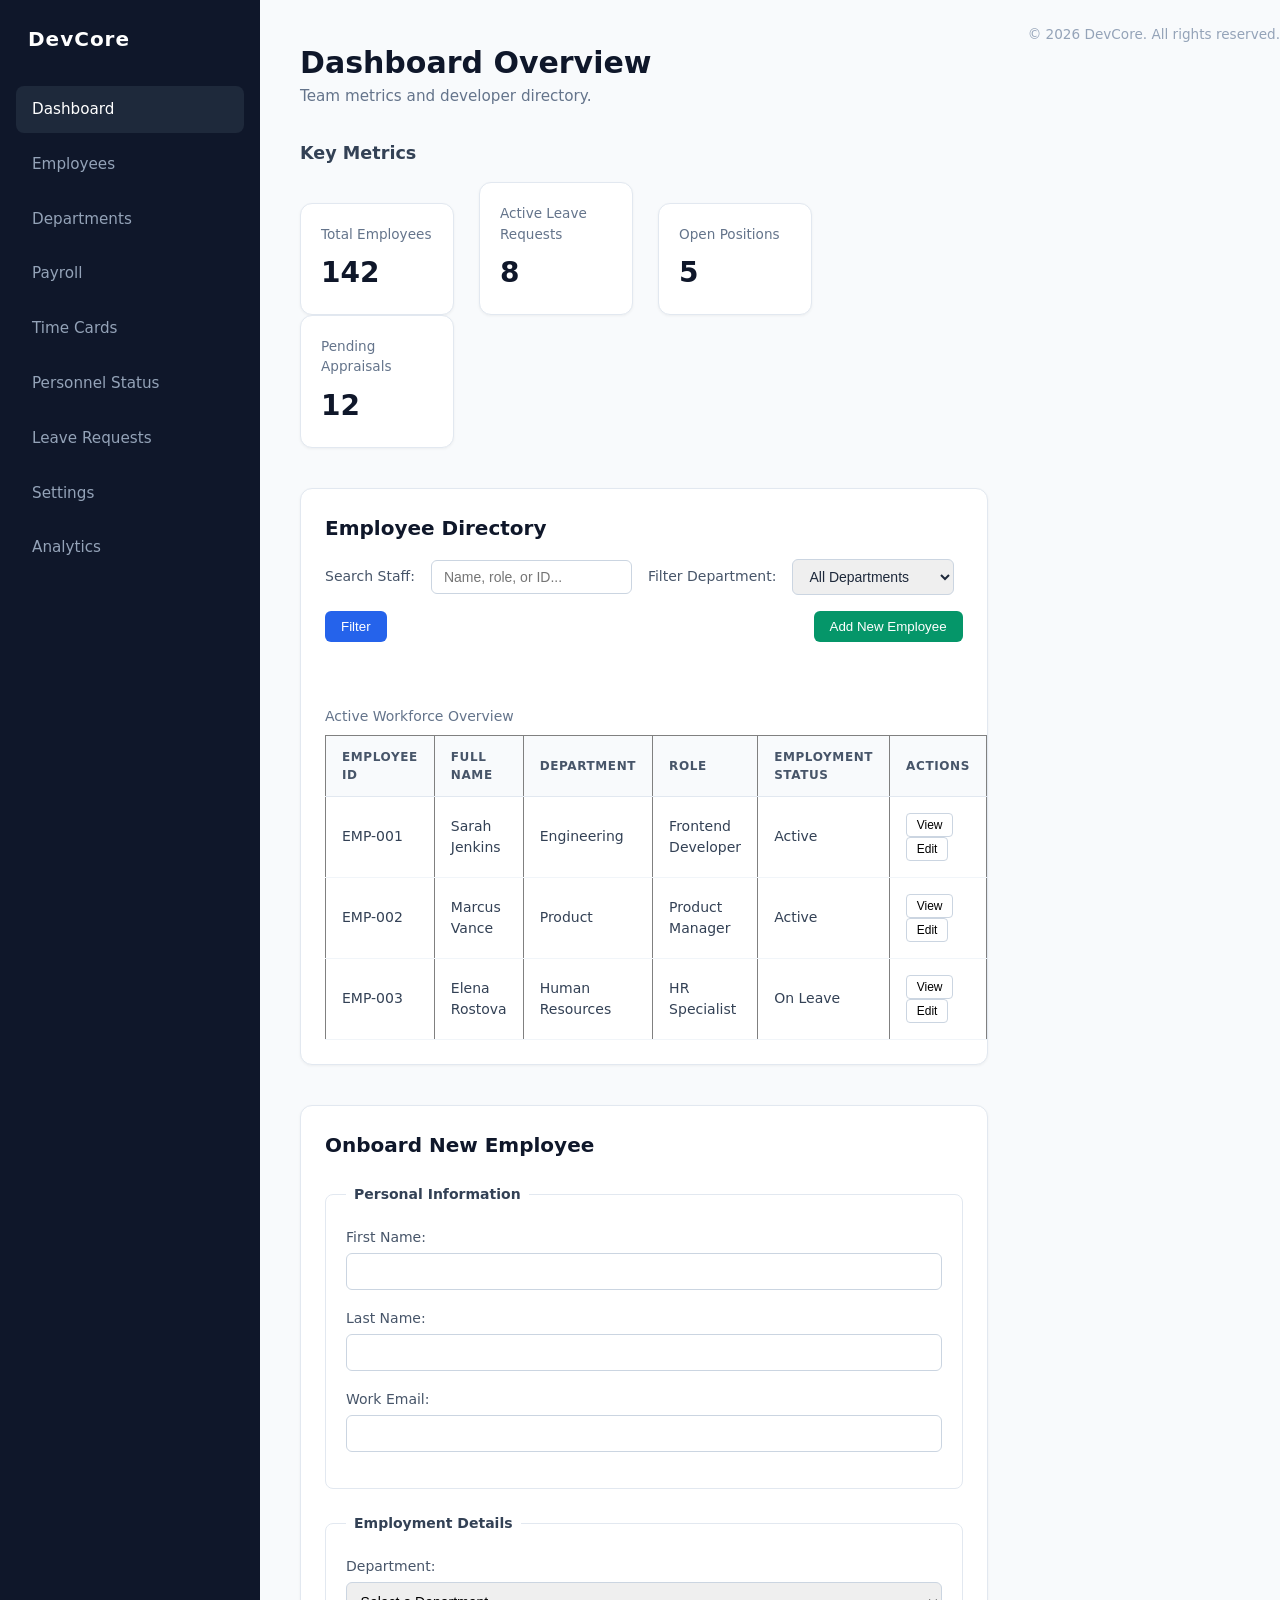
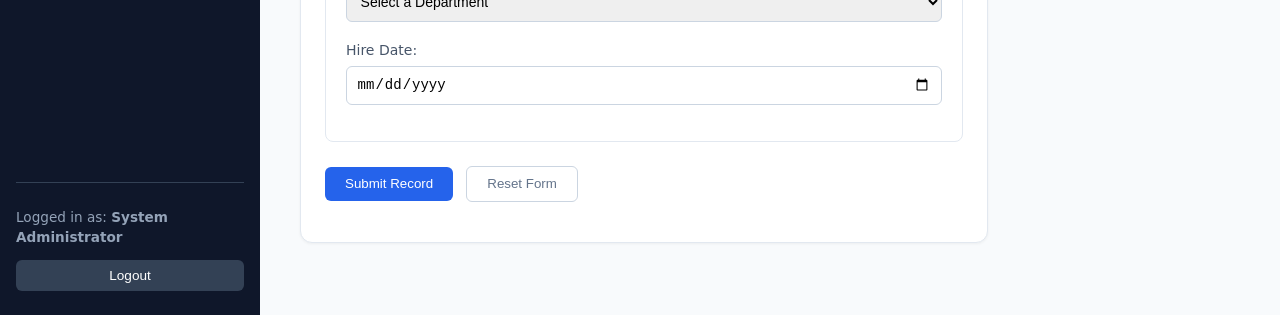
<file: index.html>
<!DOCTYPE html>
<html lang="en">
<head>
    <meta charset="UTF-8">
    <link rel="stylesheet" href="index.css">
    <meta name="viewport" content="width=device-width, initial-scale=1.0">
    <title>DevCore - Developer Portal</title>
</head>
<body>

    <!-- Primary Navigation / Sidebar Structure -->
    <header>
        <h2>DevCore</h2>
        <nav>
            <ul>
                <li><a href="#" data-view="dashboard-view" class="nav-link active-link">Dashboard</a></li>
                <li><a href="#" data-view="employees-view" class="nav-link">Employees</a></li>
                <li><a href="#" data-view="departments-view" class="nav-link">Departments</a></li>
                <li><a href="#" data-view="payroll-view" class="nav-link">Payroll</a></li>
                <li><a href="#" data-view="timecards-view" class="nav-link">Time Cards</a></li>
                <li><a href="#" data-view="lifecycle-view" class="nav-link">Personnel Status</a></li>
                <li><a href="#" data-view="leave-view" class="nav-link">Leave Requests</a></li>
                <li><a href="#" data-view="settings-view" class="nav-link">Settings</a></li>
                <li><a href="analytics.html" class="nav-link-external">Analytics</a></li>
            </ul>
        </nav>
        <section id="user-profile">
            <p>Logged in as: <strong>System Administrator</strong></p>
            <button type="button" onclick="localStorage.removeItem('hr_current_user'); window.location.href='login.html';">Logout</button>
        </section>
    </header>

    <hr>

    <!-- Main Workspace -->
    <main>

        <!-- Dashboard View -->
        <div id="dashboard-view" class="view-section">

        <!-- Page Header -->
        <section id="page-header">
            <h1>Dashboard Overview</h1>
            <p>Team metrics and developer directory.</p>
        </section>

        <!-- Metric Summaries -->
        <section id="key-metrics">
            <h2>Key Metrics</h2>
            <article>
                <h3>Total Employees</h3>
                <p>142</p>
            </article>
            <article>
                <h3>Active Leave Requests</h3>
                <p>8</p>
            </article>
            <article>
                <h3>Open Positions</h3>
                <p>5</p>
            </article>
            <article>
                <h3>Pending Appraisals</h3>
                <p>12</p>
            </article>
        </section>

        <hr>

        <!-- Employee Data Section -->
        <section id="employee-directory">
            <h2>Employee Directory</h2>

            <!-- Action Toolbar -->
            <form id="directory-controls">
                <label for="search-input">Search Staff:</label>
                <input type="search" id="search-input" name="query" placeholder="Name, role, or ID...">

                <label for="department-filter">Filter Department:</label>
                <select id="department-filter" name="department">
                    <option value="all">All Departments</option>
                    <option value="engineering">Engineering</option>
                    <option value="hr">Human Resources</option>
                    <option value="finance">Finance</option>
                    <option value="product">Product</option>
                </select>

                <button type="submit">Filter</button>
                <button type="button">Add New Employee</button>
            </form>

            <br>

            <!-- Data Table -->
            <table border="1">
                <caption>Active Workforce Overview</caption>
                <thead>
                    <tr>
                        <th scope="col">Employee ID</th>
                        <th scope="col">Full Name</th>
                        <th scope="col">Department</th>
                        <th scope="col">Role</th>
                        <th scope="col">Employment Status</th>
                        <th scope="col">Actions</th>
                    </tr>
                </thead>
                <tbody>
                    <tr>
                        <td>EMP-001</td>
                        <td>Sarah Jenkins</td>
                        <td>Engineering</td>
                        <td>Frontend Developer</td>
                        <td>Active</td>
                        <td>
                            <button type="button">View</button>
                            <button type="button">Edit</button>
                        </td>
                    </tr>
                    <tr>
                        <td>EMP-002</td>
                        <td>Marcus Vance</td>
                        <td>Product</td>
                        <td>Product Manager</td>
                        <td>Active</td>
                        <td>
                            <button type="button">View</button>
                            <button type="button">Edit</button>
                        </td>
                    </tr>
                    <tr>
                        <td>EMP-003</td>
                        <td>Elena Rostova</td>
                        <td>Human Resources</td>
                        <td>HR Specialist</td>
                        <td>On Leave</td>
                        <td>
                            <button type="button">View</button>
                            <button type="button">Edit</button>
                        </td>
                    </tr>
                </tbody>
            </table>
        </section>

        <hr>

        <!-- New Employee Form -->
        <section id="employee-onboarding">
            <h2>Onboard New Employee</h2>
            <form action="/api/employees" method="POST">
                <fieldset>
                    <legend>Personal Information</legend>
                    
                    <p>
                        <label for="first-name">First Name:</label><br>
                        <input type="text" id="first-name" name="firstName" required>
                    </p>

                    <p>
                        <label for="last-name">Last Name:</label><br>
                        <input type="text" id="last-name" name="lastName" required>
                    </p>

                    <p>
                        <label for="email">Work Email:</label><br>
                        <input type="email" id="email" name="email" required>
                    </p>
                </fieldset>

                <fieldset>
                    <legend>Employment Details</legend>

                    <p>
                        <label for="department">Department:</label><br>
                        <select id="department" name="department" required>
                            <option value="">Select a Department</option>
                            <option value="engineering">Engineering</option>
                            <option value="hr">Human Resources</option>
                            <option value="finance">Finance</option>
                        </select>
                    </p>

                    <p>
                        <label for="hire-date">Hire Date:</label><br>
                        <input type="date" id="hire-date" name="hireDate" required>
                    </p>
                </fieldset>

                <p>
                    <button type="submit">Submit Record</button>
                    <button type="reset">Reset Form</button>
                </p>
            </form>
        </section>

        </div><!-- end #dashboard-view -->

        <!-- Employees Management View -->
<div id="employees-view" class="view-section" style="display: none;">
    <div class="section-header">
        <h2>Employee Directory</h2>
        <p>Manage staff lifecycle statuses, departments, and active records.</p>
    </div>

    <!-- Search and Controls -->
    <div class="controls-bar">
        <input type="text" id="staffSearch" placeholder="Search staff by name or ID..." class="search-input">
        
        <select id="departmentFilter" class="filter-select">
            <option value="All">All Departments</option>
            <option value="Engineering">Engineering</option>
            <option value="Product">Product</option>
            <option value="Human Resources">Human Resources</option>
        </select>
    </div>

    <!-- Employee Table -->
    <div class="table-container">
        <table class="employee-table">
            <thead>
                <tr>
                    <th>Employee ID</th>
                    <th>Full Name</th>
                    <th>Department</th>
                    <th>Status</th>
                    <th>Actions</th>
                </tr>
            </thead>
            <tbody id="employeeTableBody">
                <!-- Data injects here automatically -->
            </tbody>
        </table>
    </div>
</div>

        <!-- Departments View -->
        <div id="departments-view" class="view-section" style="display: none;">
            <div class="section-header">
                <h2>Department Overview</h2>
                <p>Manage organizational units and staff distribution hierarchy.</p>
            </div>
            <div id="department-grid" class="department-grid">
                <!-- Department cards load dynamically via JS -->
            </div>
        </div>

        <!-- Payroll View -->
        <div id="payroll-view" class="view-section" style="display: none;">
            <div class="section-header">
                <h2>Payroll &amp; Wage Calculation</h2>
                <p>Configure hourly rates by department and compute wages dynamically.</p>
            </div>

            <!-- Rate Configuration Card -->
            <div class="payroll-config-card">
                <h3 class="payroll-config-title">Configure Hourly Rates by Department</h3>
                <div class="payroll-rates-grid">
                    <div class="rate-field">
                        <label for="rate-engineering">Engineering Rate ($/hr)</label>
                        <input type="number" id="rate-engineering" value="45" class="rate-input" onchange="updatePayrollRates()">
                    </div>
                    <div class="rate-field">
                        <label for="rate-product">Product Rate ($/hr)</label>
                        <input type="number" id="rate-product" value="40" class="rate-input" onchange="updatePayrollRates()">
                    </div>
                    <div class="rate-field">
                        <label for="rate-hr">Human Resources Rate ($/hr)</label>
                        <input type="number" id="rate-hr" value="35" class="rate-input" onchange="updatePayrollRates()">
                    </div>
                </div>
            </div>

            <!-- Department Sub-Navigation Tabs -->
            <div class="dept-subnav" id="payrollSubNav">
                <button class="subnav-btn active" onclick="filterPayrollDept('All', this)">All Departments</button>
                <button class="subnav-btn" onclick="filterPayrollDept('Engineering', this)">Engineering</button>
                <button class="subnav-btn" onclick="filterPayrollDept('Product', this)">Product</button>
                <button class="subnav-btn" onclick="filterPayrollDept('Human Resources', this)">Human Resources</button>
            </div>

            <!-- Payroll Table -->
            <div class="table-container">
                <table class="employee-table">
                    <thead>
                        <tr>
                            <th>Employee ID</th>
                            <th>Full Name</th>
                            <th>Department</th>
                            <th>Hours Worked</th>
                            <th>Rate ($/hr)</th>
                            <th>Total Wage</th>
                            <th>Actions</th>
                        </tr>
                    </thead>
                    <tbody id="payrollTableBody">
                        <!-- Dynamically populated -->
                    </tbody>
                </table>
            </div>
        </div>

        <!-- Personnel Status & Lifecycle Log View -->
        <div id="lifecycle-view" class="view-section" style="display: none;">
            <div class="section-header">
                <h2>Personnel Status &amp; Lifecycle Log</h2>
                <p>Monitor notice periods, job abandonment (AWOL), disciplinary warnings, and terminations.</p>
            </div>

            <!-- Log Status Form -->
            <div class="payroll-config-card">
                <h3 class="payroll-config-title">Log Lifecycle Status Change</h3>
                <div class="payroll-rates-grid">
                    <div class="rate-field">
                        <label for="lcEmployeeSelect">Employee</label>
                        <select id="lcEmployeeSelect" class="rate-input"></select>
                    </div>
                    <div class="rate-field">
                        <label for="lcStatusSelect">Lifecycle Status</label>
                        <select id="lcStatusSelect" class="rate-input">
                            <option value="Active">Active / Good Standing</option>
                            <option value="Two-Week Notice">Two-Week Notice Submitted</option>
                            <option value="Job Abandonment (AWOL)">Job Abandonment (AWOL)</option>
                            <option value="Verbal Warning">Verbal Warning</option>
                            <option value="First Warning">First Warning</option>
                            <option value="Final Warning">Final Warning</option>
                            <option value="Termination Pending">Termination Pending</option>
                            <option value="Terminated">Terminated</option>
                        </select>
                    </div>
                    <div class="rate-field">
                        <label for="lcRemarks">Details / Remarks</label>
                        <input type="text" id="lcRemarks" class="rate-input" placeholder="e.g., Unexcused absence for 3 days">
                    </div>
                </div>
                <div style="margin-top:16px;">
                    <button class="payroll-btn" onclick="saveLifecycleRecord()">Update Status Log</button>
                </div>
            </div>

            <!-- Lifecycle Table -->
            <div class="table-container">
                <table class="employee-table">
                    <thead>
                        <tr>
                            <th>Employee ID</th>
                            <th>Full Name</th>
                            <th>Department</th>
                            <th>Lifecycle Status</th>
                            <th>Remarks / Notes</th>
                        </tr>
                    </thead>
                    <tbody id="lifecycleTableBody">
                        <!-- Dynamically populated -->
                    </tbody>
                </table>
            </div>
        </div>

        <!-- Timecards View -->
        <div id="timecards-view" class="view-section" style="display: none;">
            <div class="section-header">
                <h2>Employee Time Cards</h2>
                <p>Log attendance, shifts, breaks, and lunch periods.</p>
            </div>

            <div class="timecard-container">
                <!-- Live clock -->
                <div class="tc-clock-row">
                    <span class="tc-clock-label">Current Time</span>
                    <span id="tc-live-clock" class="tc-live-clock">--:--:--</span>
                </div>

                <!-- Employee selector -->
                <div class="tc-field">
                    <label class="tc-label">Select Employee</label>
                    <select id="tc-emp-select" class="rate-input">
                        <option value="">-- Choose Employee --</option>
                    </select>
                </div>

                <!-- Status banner -->
                <div id="tc-status-banner" class="tc-status-banner tc-status-idle">
                    <span id="tc-status-text">No active session. Select an employee and clock in.</span>
                </div>

                <!-- Action buttons -->
                <div class="tc-actions">
                    <button id="tc-btn-in"     class="tc-btn tc-in"     onclick="tcClockIn()">Clock In</button>
                    <button id="tc-btn-break"  class="tc-btn tc-break"  onclick="tcStartBreak()" disabled>Break / Lunch</button>
                    <button id="tc-btn-resume" class="tc-btn tc-resume" onclick="tcResume()" disabled>End Break</button>
                    <button id="tc-btn-out"    class="tc-btn tc-out"    onclick="tcClockOut()" disabled>Clock Out</button>
                </div>
            </div>

            <!-- Time log table -->
            <div class="tc-log-section">
                <h3 class="tc-log-title">Time Log</h3>
                <div class="table-container">
                    <table class="employee-table">
                        <thead>
                            <tr>
                                <th>Date</th>
                                <th>Employee</th>
                                <th>Clock In</th>
                                <th>Clock Out</th>
                                <th>Break</th>
                                <th>Total Time</th>
                            </tr>
                        </thead>
                        <tbody id="tc-log-body">
                            <tr><td colspan="6" style="text-align:center;color:#9ca3af;padding:20px;">No records yet.</td></tr>
                        </tbody>
                    </table>
                </div>
            </div>
        </div><!-- end #timecards-view -->

        <!-- Leave Requests View -->
        <div id="leave-view" class="view-section" style="display: none;">
            <div class="view-header">
                <h2>Leave Requests Management</h2>
                <p>Submit, review, and track employee leave applications.</p>
            </div>

            <!-- Leave Request Form Card -->
            <div class="card form-card">
                <h3>New Leave Request</h3>
                <form id="leave-form">
                    <div class="form-grid">
                        <div class="form-group">
                            <label for="leave-employee">Employee Name</label>
                            <input type="text" id="leave-employee" placeholder="e.g., Jane Doe" required />
                        </div>
                        <div class="form-group">
                            <label for="leave-type">Leave Type</label>
                            <select id="leave-type" required>
                                <option value="">Select type...</option>
                                <option value="Vacation">Vacation</option>
                                <option value="Sick Leave">Sick Leave</option>
                                <option value="Personal">Personal</option>
                                <option value="Maternity/Paternity">Maternity/Paternity</option>
                            </select>
                        </div>
                        <div class="form-group">
                            <label for="leave-start">Start Date</label>
                            <input type="date" id="leave-start" required />
                        </div>
                        <div class="form-group">
                            <label for="leave-end">End Date</label>
                            <input type="date" id="leave-end" required />
                        </div>
                    </div>
                    <div class="form-group full-width">
                        <label for="leave-reason">Reason / Notes</label>
                        <textarea id="leave-reason" rows="3" placeholder="Provide brief context..."></textarea>
                    </div>
                    <button type="submit" class="btn-primary">Submit Request</button>
                </form>
            </div>

            <!-- Leave Requests Table Card -->
            <div class="card table-card">
                <h3>Active &amp; Historical Requests</h3>
                <div class="table-responsive">
                    <table class="data-table">
                        <thead>
                            <tr>
                                <th>Employee</th>
                                <th>Type</th>
                                <th>Duration</th>
                                <th>Reason</th>
                                <th>Status</th>
                                <th>Actions</th>
                            </tr>
                        </thead>
                        <tbody id="leave-table-body">
                            <!-- Populated dynamically via JS -->
                        </tbody>
                    </table>
                </div>
            </div>
        </div><!-- end #leave-view -->

        <!-- Settings View -->
        <div id="settings-view" class="view-section" style="display: none;">
            <div class="view-header">
                <h2>System Settings</h2>
                <p>Manage company profile, notification preferences, and local application data.</p>
            </div>

            <!-- Company Profile Card -->
            <div class="card">
                <h3>Company Profile</h3>
                <form id="company-settings-form">
                    <div class="form-grid">
                        <div class="form-group">
                            <label for="set-company-name">Company Name</label>
                            <input type="text" id="set-company-name" value="Acme Corporation" required />
                        </div>
                        <div class="form-group">
                            <label for="set-hr-email">Primary HR Email</label>
                            <input type="email" id="set-hr-email" value="hr@acme.com" required />
                        </div>
                        <div class="form-group">
                            <label for="set-currency">Default Currency</label>
                            <select id="set-currency">
                                <option value="USD">USD ($)</option>
                                <option value="JMD">JMD (J$)</option>
                                <option value="EUR">EUR (€)</option>
                                <option value="GBP">GBP (£)</option>
                            </select>
                        </div>
                        <div class="form-group">
                            <label for="set-work-hours">Standard Daily Work Hours</label>
                            <input type="number" id="set-work-hours" value="8" min="1" max="24" />
                        </div>
                    </div>
                    <button type="submit" class="btn-primary">Save Company Settings</button>
                </form>
            </div>

            <!-- Notification Preferences Card -->
            <div class="card">
                <h3>Notifications &amp; Alerts</h3>
                <form id="notification-settings-form">
                    <div class="checkbox-group" style="display: flex; flex-direction: column; gap: 0.75rem; margin-bottom: 1.25rem;">
                        <label style="display: flex; align-items: center; gap: 0.5rem; font-size: 0.9rem; color: #334155; cursor: pointer;">
                            <input type="checkbox" id="notif-leave" checked /> Email alerts for new Leave Requests
                        </label>
                        <label style="display: flex; align-items: center; gap: 0.5rem; font-size: 0.9rem; color: #334155; cursor: pointer;">
                            <input type="checkbox" id="notif-payroll" checked /> Automated monthly payroll reminders
                        </label>
                        <label style="display: flex; align-items: center; gap: 0.5rem; font-size: 0.9rem; color: #334155; cursor: pointer;">
                            <input type="checkbox" id="notif-overtime" /> Flag overtime hours exceeding 40 hours/week
                        </label>
                    </div>
                    <button type="submit" class="btn-primary">Save Preferences</button>
                </form>
            </div>

            <!-- Data Management Card -->
            <div class="card" style="border-left: 4px solid #ef4444;">
                <h3>Data Management</h3>
                <p style="font-size: 0.85rem; color: #64748b; margin-bottom: 1rem;">Export your current system state or clear local cache to reset demo records.</p>
                <div style="display: flex; gap: 1rem; flex-wrap: wrap;">
                    <button type="button" class="btn-primary" style="background-color: #0ea5e9;" onclick="exportSystemData()">Export JSON Data</button>
                    <button type="button" class="btn-primary" style="background-color: #ef4444;" onclick="resetSystemData()">Reset All Local Data</button>
                </div>
            </div>
        </div><!-- end #settings-view -->

    </main>

    <hr>

    <!-- Footer -->
    <footer>
        <p>&copy; 2026 DevCore. All rights reserved.</p>
    </footer>

    <!-- Status Update Modal -->
    <div id="status-modal" role="dialog" aria-modal="true" aria-labelledby="modal-title">
        <div class="modal-box">
            <h3 id="modal-title">Update Employee Status</h3>
            <p class="modal-subtitle">Employee: <strong id="modal-emp-name"></strong></p>
            <label for="modal-status-select">New Status:</label>
            <select id="modal-status-select">
                <option value="Active">Active</option>
                <option value="Promotion Track">Promotion Track</option>
                <option value="On Leave">On Leave</option>
                <option value="Final Warning">Final Warning</option>
                <option value="Inactive">Inactive</option>
            </select>
            <div class="modal-actions">
                <button id="modal-save-btn" type="button">Save</button>
                <button id="modal-cancel-btn" type="button">Cancel</button>
            </div>
        </div>
    </div>




    <script src="index.js"></script>
</body>
</html>
</file>
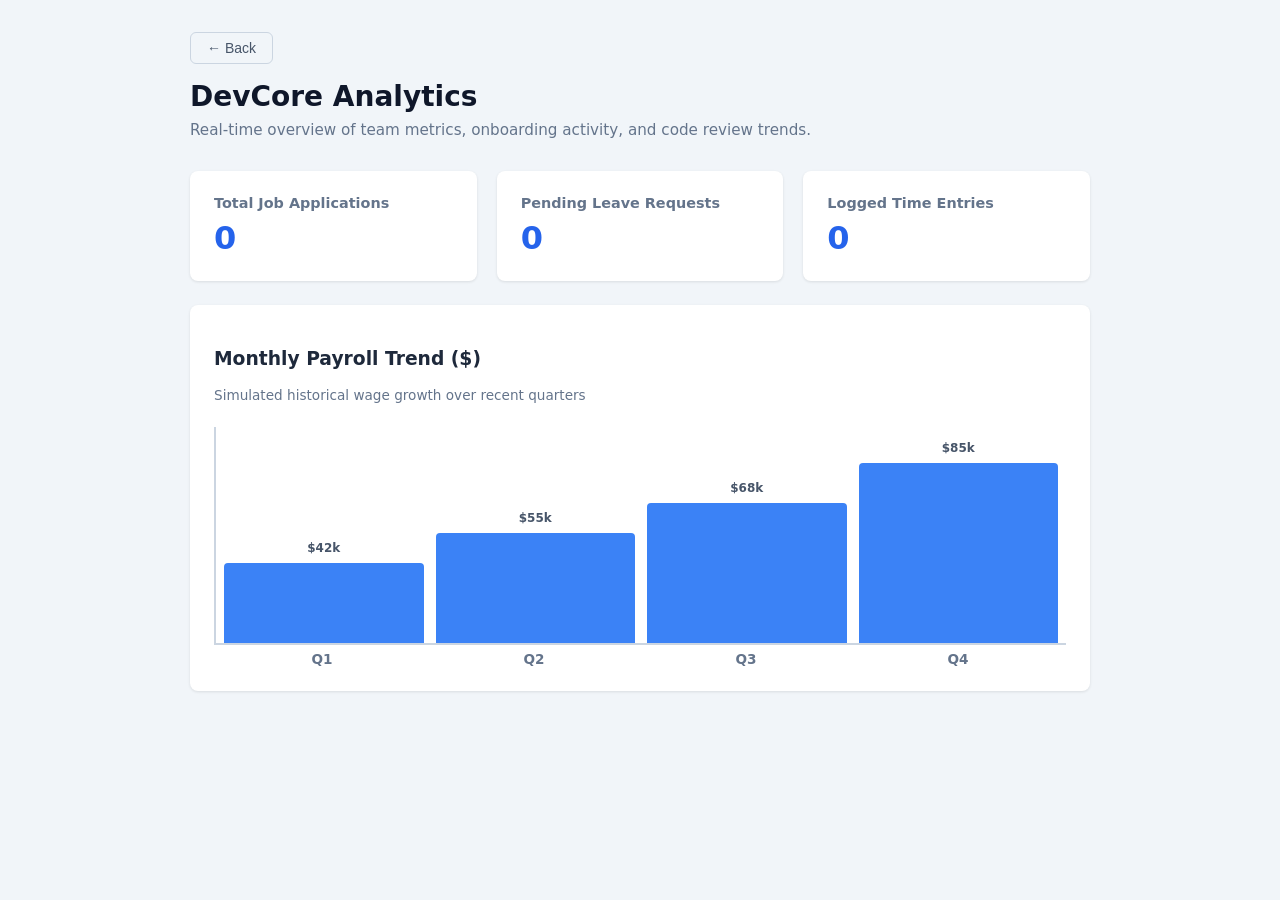
<file: analytics.html>
<!DOCTYPE html>
<html lang="en">
<head>
  <meta charset="UTF-8">
  <meta name="viewport" content="width=device-width, initial-scale=1.0">
  <title>Analytics - DevCore</title>
  <link rel="stylesheet" href="analytics.css">
</head>
<body>
  <div class="analytics-container">
    <header class="analytics-header">
      <button type="button" onclick="history.back();" class="btn-back">&#8592; Back</button>
      <h1>DevCore Analytics</h1>
      <p>Real-time overview of team metrics, onboarding activity, and code review trends.</p>
    </header>

    <!-- Key Metrics Grid -->
    <div class="metrics-grid">
      <div class="card metric-card">
        <h3>Total Job Applications</h3>
        <p id="stat-apps" class="metric-value">0</p>
      </div>
      <div class="card metric-card">
        <h3>Pending Leave Requests</h3>
        <p id="stat-leaves" class="metric-value">0</p>
      </div>
      <div class="card metric-card">
        <h3>Logged Time Entries</h3>
        <p id="stat-timecards" class="metric-value">0</p>
      </div>
    </div>

    <!-- Simple Trend Chart Card -->
    <div class="card">
      <h3>Monthly Payroll Trend ($)</h3>
      <p class="chart-subtitle">Simulated historical wage growth over recent quarters</p>
      
      <!-- Pure CSS Bar Chart -->
      <div class="bar-chart-wrapper">
        <div class="bar-chart">
          <div class="bar-group"><div class="bar" style="height: 40%;"><span>$42k</span></div></div>
          <div class="bar-group"><div class="bar" style="height: 55%;"><span>$55k</span></div></div>
          <div class="bar-group"><div class="bar" style="height: 70%;"><span>$68k</span></div></div>
          <div class="bar-group"><div class="bar" style="height: 90%;"><span>$85k</span></div></div>
        </div>
        <div class="bar-labels">
          <span class="bar-label">Q1</span>
          <span class="bar-label">Q2</span>
          <span class="bar-label">Q3</span>
          <span class="bar-label">Q4</span>
        </div>
      </div>
    </div>
  </div>

  <script src="analytics.js"></script>
</body>
</html>
</file>
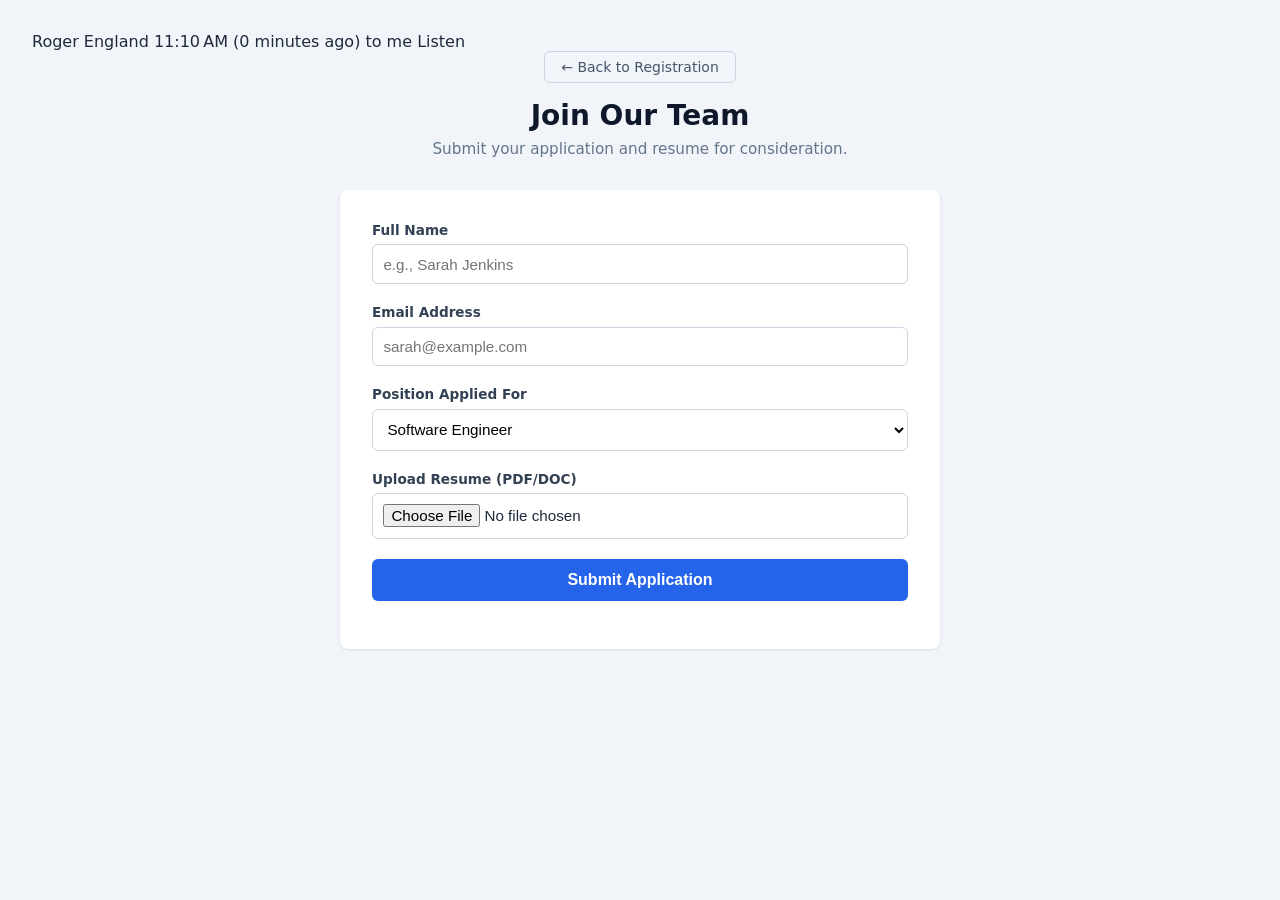
<file: apply.html>
Roger England <rogerenglands2@gmail.com>
11:10 AM (0 minutes ago)
to me


Listen
<!DOCTYPE html>
<html lang="en">
<head>
  <meta charset="UTF-8">
  <meta name="viewport" content="width=device-width, initial-scale=1.0">
  <title>Job Application - Careers</title>
  <link rel="stylesheet" href="apply.css">
</head>
<body>
  <div class="apply-container">
    <header class="apply-header">
      <a href="register.html" class="btn-back">&#8592; Back to Registration</a>
      <h1>Join Our Team</h1>
      <p>Submit your application and resume for consideration.</p>
    </header>

    <div class="card">
      <form id="job-application-form">
        <div class="form-group">
          <label for="app-name">Full Name</label>
          <input type="text" id="app-name" placeholder="e.g., Sarah Jenkins" required />
        </div>

        <div class="form-group">
          <label for="app-email">Email Address</label>
          <input type="email" id="app-email" placeholder="sarah@example.com" required />
        </div>

        <div class="form-group">
          <label for="app-position">Position Applied For</label>
          <select id="app-position">
            <option value="Software Engineer">Software Engineer</option>
            <option value="HR Specialist">HR Specialist</option>
            <option value="Customer Support">Customer Support</option>
          </select>
        </div>

        <div class="form-group">
          <label for="app-resume">Upload Resume (PDF/DOC)</label>
          <input type="file" id="app-resume" accept=".pdf,.doc,.docx" required />
        </div>

        <button type="submit" class="btn-primary">Submit Application</button>
      </form>
    </div>
  </div>

  <script src="apply.js"></script>
</body>
</html>
</file>
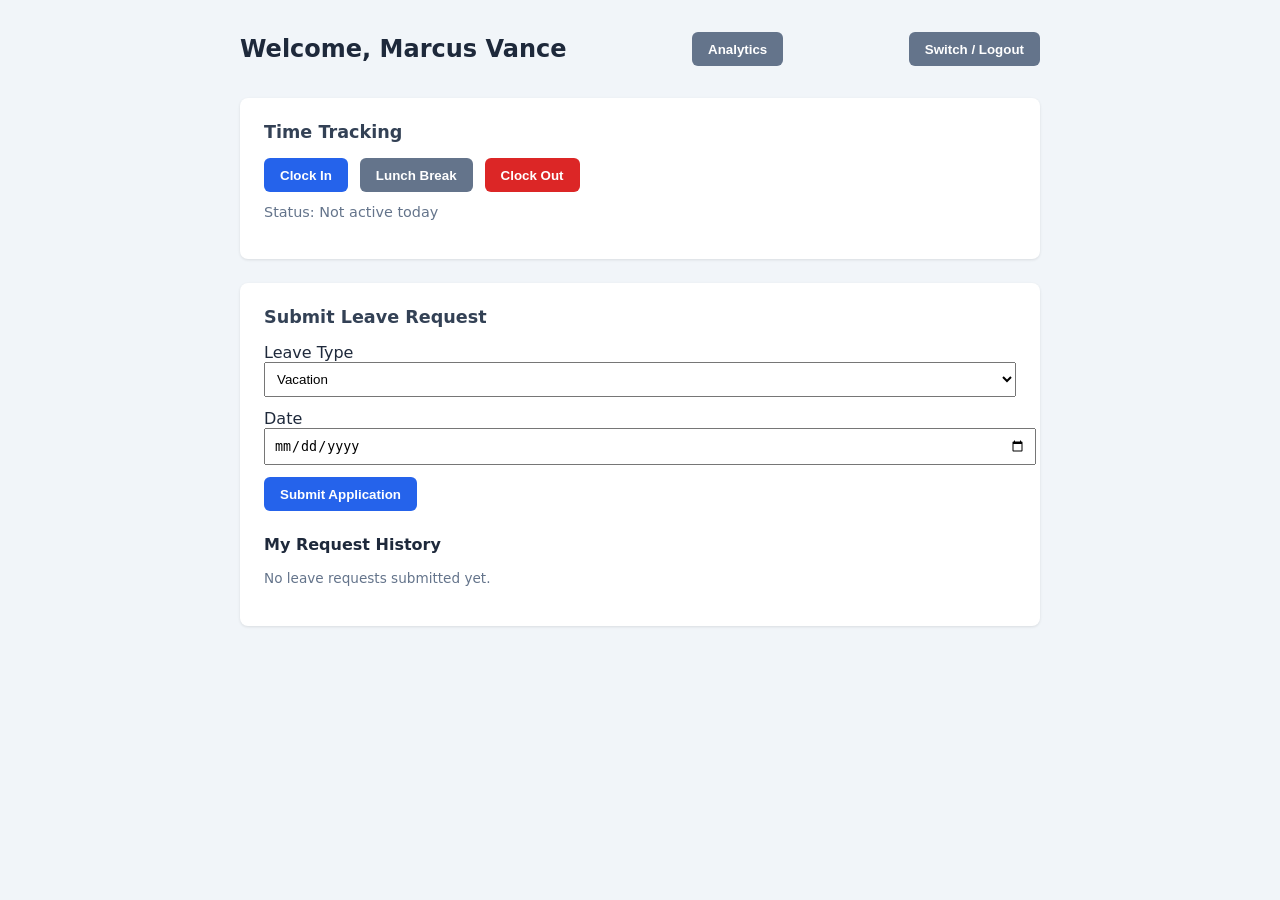
<file: employee.html>
<!DOCTYPE html>
<html lang="en">
<head>
  <meta charset="UTF-8">
  <meta name="viewport" content="width=device-width, initial-scale=1.0">
  <title>Employee Portal - HR System</title>
  <link rel="stylesheet" href="employee.css">
</head>
<body>
  <div class="portal-container">
    <header class="portal-header">
      <h1 id="emp-welcome">Welcome, Employee</h1>
      <button onclick="window.location.href='analytics.html'" class="btn-secondary">Analytics</button>
      <button onclick="employeeLogout()" class="btn-secondary">Switch / Logout</button>
    </header>

    <!-- Time Clock Module -->
    <div class="card">
      <h3>Time Tracking</h3>
      <div class="button-row">
        <button onclick="logTime('Clock In')" class="btn-primary">Clock In</button>
        <button onclick="logTime('Lunch Break')" class="btn-secondary">Lunch Break</button>
        <button onclick="logTime('Clock Out')" class="btn-danger">Clock Out</button>
      </div>
      <p id="clock-status" style="margin-top: 0.75rem; color: #64748b; font-size: 0.9rem;">Status: Not active today</p>
    </div>

    <!-- Personal Leave Requests Module -->
    <div class="card">
      <h3>Submit Leave Request</h3>
      <form id="emp-leave-form">
        <div class="form-group" style="margin-bottom: 0.75rem;">
          <label for="emp-leave-type">Leave Type</label>
          <select id="emp-leave-type" style="width: 100%; padding: 0.5rem;">
            <option value="Vacation">Vacation</option>
            <option value="Sick Leave">Sick Leave</option>
            <option value="Personal">Personal</option>
          </select>
        </div>
        <div class="form-group" style="margin-bottom: 0.75rem;">
          <label for="emp-leave-date">Date</label>
          <input type="date" id="emp-leave-date" style="width: 100%; padding: 0.5rem;" required>
        </div>
        <button type="submit" class="btn-primary">Submit Application</button>
      </form>

      <h4 style="margin-top: 1.5rem; margin-bottom: 0.5rem;">My Request History</h4>
      <ul id="emp-request-list" style="list-style: none; padding: 0;">
        <!-- Populated via JS -->
      </ul>
    </div>
  </div>

  <script src="employee.js"></script>
</body>
</html>
</file>
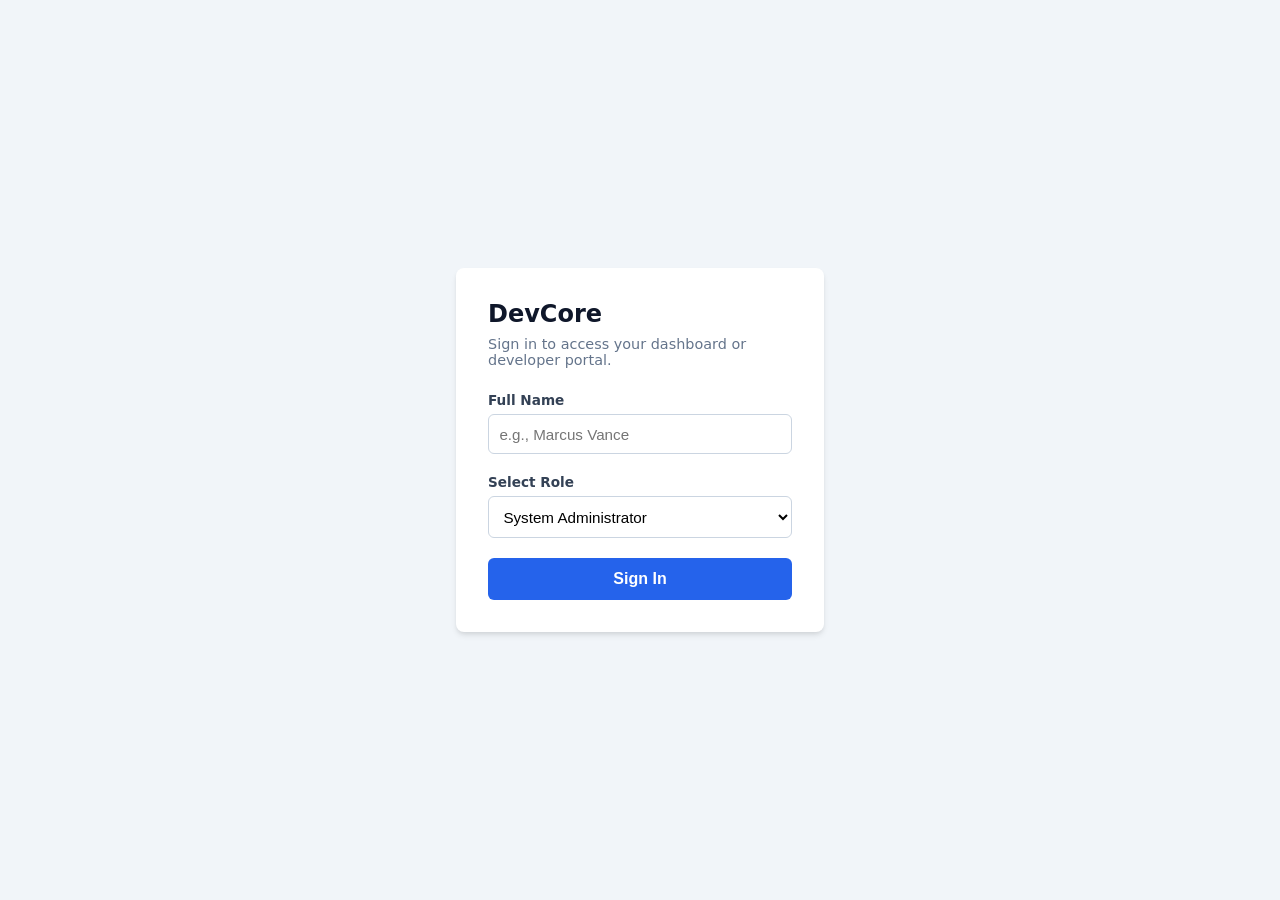
<file: login.html>
<!DOCTYPE html>
<html lang="en">
<head>
  <meta charset="UTF-8">
  <meta name="viewport" content="width=device-width, initial-scale=1.0">
  <title>Login - DevCore</title>
  <link rel="stylesheet" href="login.css">
</head>
<body>
  <div class="login-container">
    <div class="login-card">
      <h2>DevCore</h2>
      <p>Sign in to access your dashboard or developer portal.</p>
      
      <form id="login-form">
        <div class="form-group">
          <label for="login-name">Full Name</label>
          <input type="text" id="login-name" placeholder="e.g., Marcus Vance" required />
        </div>

        <div class="form-group">
          <label for="login-role">Select Role</label>
          <select id="login-role">
            <option value="admin">System Administrator</option>
            <option value="employee">Developer Portal</option>
          </select>
        </div>

        <button type="submit" class="btn-primary">Sign In</button>
      </form>
    </div>
  </div>

  <script src="login.js"></script>
</body>
</html>
</file>
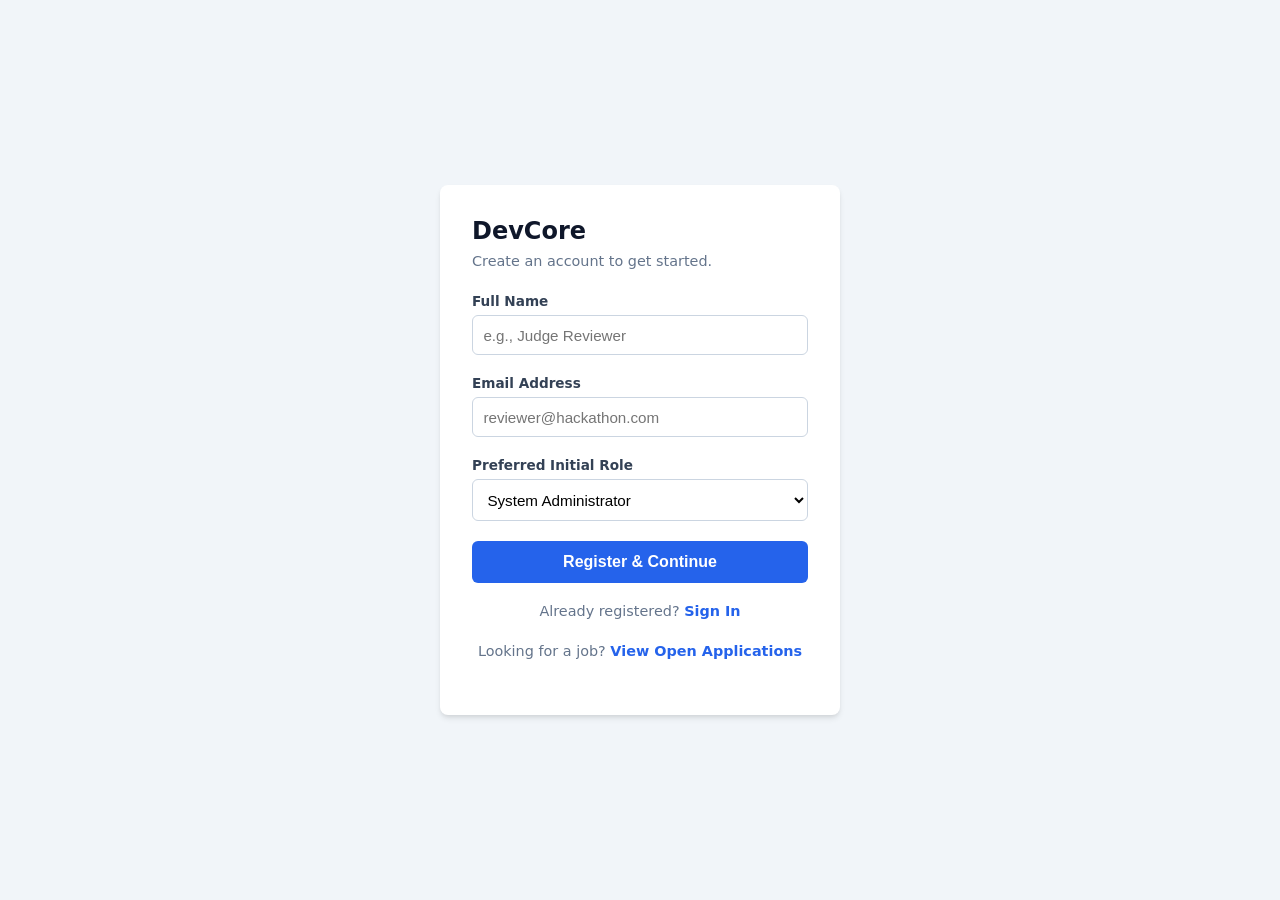
<file: register.html>
<!DOCTYPE html>
<html lang="en">
<head>
  <meta charset="UTF-8">
  <meta name="viewport" content="width=device-width, initial-scale=1.0">
  <title>Register - DevCore</title>
  <link rel="stylesheet" href="register.css">
</head>
<body>
  <div class="register-container">
    <div class="register-card">
      <h2>DevCore</h2>
      <p>Create an account to get started.</p>
      
      <form id="register-form">
        <div class="form-group">
          <label for="reg-name">Full Name</label>
          <input type="text" id="reg-name" placeholder="e.g., Judge Reviewer" required />
        </div>

        <div class="form-group">
          <label for="reg-email">Email Address</label>
          <input type="email" id="reg-email" placeholder="reviewer@hackathon.com" required />
        </div>

        <div class="form-group">
          <label for="reg-role">Preferred Initial Role</label>
          <select id="reg-role">
            <option value="admin">System Administrator</option>
            <option value="employee">Employee Portal</option>
          </select>
        </div>

        <button type="submit" class="btn-primary">Register & Continue</button>
      </form>
      
      <div class="register-footer">
        <p>Already registered? <a href="login.html">Sign In</a></p>
        <p>Looking for a job? <a href="apply.html">View Open Applications</a></p>
      </div>
    </div>
  </div>

  <script src="register.js"></script>
</body>
</html>
</file>
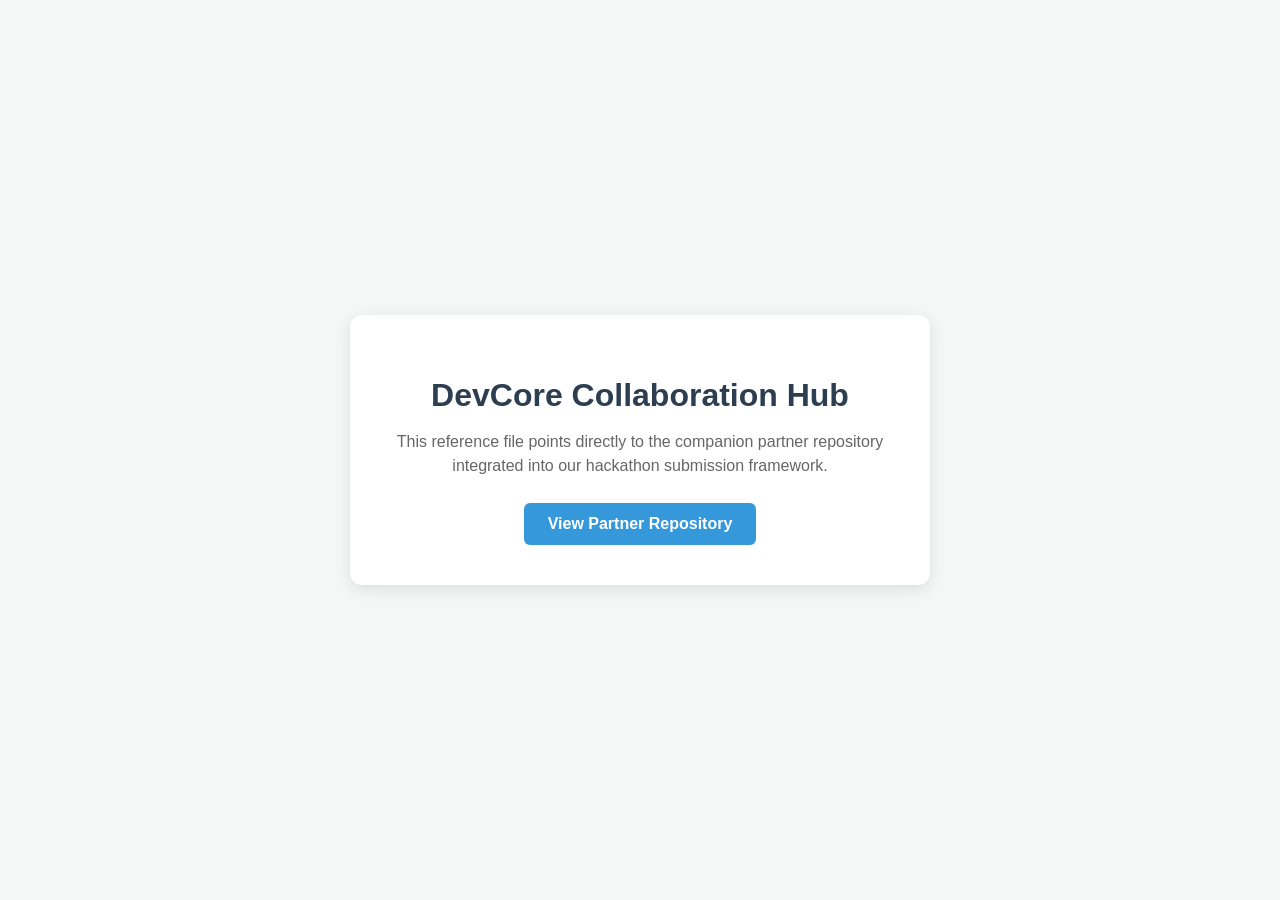
<file: antragirepo/repo.html>
<!DOCTYPE html>
<html lang="en">
<head>
    <meta charset="UTF-8">
    <meta name="viewport" content="width=device-width, initial-scale=1.0">
    <title>DevCore - Partner Repository Reference</title>
    <style>
        body {
            font-family: -apple-system, BlinkMacSystemFont, "Segoe UI", Roboto, Helvetica, Arial, sans-serif;
            background-color: #f4f7f6;
            color: #333;
            display: flex;
            justify-content: center;
            align-items: center;
            height: 100vh;
            margin: 0;
        }
        .card {
            background: #ffffff;
            padding: 40px;
            border-radius: 12px;
            box-shadow: 0 4px 15px rgba(0, 0, 0, 0.1);
            text-align: center;
            max-width: 500px;
            width: 100%;
        }
        h1 {
            color: #2c3e50;
            margin-bottom: 10px;
        }
        p {
            color: #666;
            margin-bottom: 25px;
            line-height: 1.5;
        }
        .btn {
            display: inline-block;
            background-color: #3498db;
            color: white;
            padding: 12px 24px;
            border-radius: 6px;
            text-decoration: none;
            font-weight: bold;
            transition: background 0.2s;
        }
        .btn:hover {
            background-color: #2980b9;
        }
    </style>
</head>
<body>
    <div class="card">
        <h1>DevCore Collaboration Hub</h1>
        <p>This reference file points directly to the companion partner repository integrated into our hackathon submission framework.</p>
        <a href="https://github.com/Atrangigamer/atrangi-hr-ml" class="btn" target="_blank" rel="noopener noreferrer">View Partner Repository</a>
    </div>
</body>
</html>
</file>
<file: index.css>
/* ==========================================================================
   1. CORE & RESET
   ========================================================================== */
*, *::before, *::after {
    box-sizing: border-box;
    margin: 0;
    padding: 0;
}

body {
    font-family: system-ui, -apple-system, BlinkMacSystemFont, "Segoe UI", Roboto, Oxygen, Ubuntu, Cantarell, sans-serif;
    background-color: #f8fafc;
    color: #1e293b;
    line-height: 1.5;
    display: flex;
    min-height: 100vh;
}

hr {
    display: none; /* Hide HTML horizontal rules used for standard semantic separation */
}

/* ==========================================================================
   2. LAYOUT & SIDEBAR NAVIGATION
   ========================================================================== */
header {
    width: 260px;
    background-color: #0f172a;
    color: #94a3b8;
    display: flex;
    flex-direction: column;
    padding: 1.5rem 1rem;
    flex-shrink: 0;
}

header h2 {
    color: #ffffff;
    font-size: 1.25rem;
    font-weight: 700;
    margin-bottom: 2rem;
    padding-left: 0.75rem;
    letter-spacing: 0.05em;
}

header nav {
    flex: 1;
}

header nav ul {
    list-style: none;
}

header nav li {
    margin-bottom: 0.5rem;
}

header nav a {
    color: #94a3b8;
    text-decoration: none;
    display: block;
    padding: 0.75rem 1rem;
    border-radius: 0.5rem;
    font-size: 0.95rem;
    font-weight: 500;
    transition: background-color 0.2s ease, color 0.2s ease;
}

header nav a:hover,
header nav a.active-link {
    background-color: #1e293b;
    color: #ffffff;
}

/* User Profile Widget in Sidebar */
#user-profile {
    margin-top: auto;
    padding-top: 1.5rem;
    border-top: 1px solid #334155;
}

#user-profile p {
    font-size: 0.85rem;
    margin-bottom: 0.75rem;
}

#user-profile button {
    width: 100%;
    padding: 0.5rem;
    background-color: #334155;
    color: #ffffff;
    border: none;
    border-radius: 0.375rem;
    cursor: pointer;
    font-size: 0.85rem;
    transition: background-color 0.2s ease;
}

#user-profile button:hover {
    background-color: #475569;
}

/* ==========================================================================
   3. MAIN CONTENT CONTAINER
   ========================================================================== */
main {
    flex: 1;
    padding: 2.5rem;
    overflow-y: auto;
    max-width: 1200px;
}

/* Page Title Header */
#page-header {
    margin-bottom: 2rem;
}

#page-header h1 {
    font-size: 1.875rem;
    font-weight: 700;
    color: #0f172a;
}

#page-header p {
    color: #64748b;
    font-size: 0.95rem;
}

/* ==========================================================================
   4. KEY METRICS GRID
   ========================================================================== */
#key-metrics {
    margin-bottom: 2.5rem;
}

#key-metrics h2 {
    font-size: 1.1rem;
    font-weight: 600;
    color: #334155;
    margin-bottom: 1rem;
}

/* CSS Grid layout for metrics */
#key-metrics article {
    display: inline-block;
    width: calc(25% - 1.125rem);
    margin-right: 1.25rem;
    background-color: #ffffff;
    padding: 1.25rem;
    border-radius: 0.75rem;
    border: 1px solid #e2e8f0;
    box-shadow: 0 1px 3px rgba(0, 0, 0, 0.05);
}

#key-metrics article:last-child {
    margin-right: 0;
}

#key-metrics article h3 {
    font-size: 0.85rem;
    font-weight: 500;
    color: #64748b;
    margin-bottom: 0.5rem;
}

#key-metrics article p {
    font-size: 1.75rem;
    font-weight: 700;
    color: #0f172a;
}

/* ==========================================================================
   5. EMPLOYEE DIRECTORY & CONTROLS
   ========================================================================== */
#employee-directory {
    background-color: #ffffff;
    border: 1px solid #e2e8f0;
    border-radius: 0.75rem;
    padding: 1.5rem;
    margin-bottom: 2.5rem;
    box-shadow: 0 1px 3px rgba(0, 0, 0, 0.05);
}

#employee-directory h2 {
    font-size: 1.25rem;
    font-weight: 600;
    color: #0f172a;
    margin-bottom: 1rem;
}

/* Search and Filter Toolbar */
#directory-controls {
    display: flex;
    align-items: center;
    gap: 1rem;
    margin-bottom: 1.5rem;
    flex-wrap: wrap;
}

#directory-controls label {
    font-size: 0.875rem;
    font-weight: 500;
    color: #475569;
}

#directory-controls input,
#directory-controls select {
    padding: 0.5rem 0.75rem;
    border: 1px solid #cbd5e1;
    border-radius: 0.375rem;
    font-size: 0.875rem;
    color: #1e293b;
    outline: none;
}

#directory-controls input:focus,
#directory-controls select:focus {
    border-color: #2563eb;
    box-shadow: 0 0 0 2px rgba(37, 99, 235, 0.2);
}

#directory-controls button[type="submit"] {
    background-color: #2563eb;
    color: #ffffff;
    border: none;
    padding: 0.5rem 1rem;
    border-radius: 0.375rem;
    font-weight: 500;
    cursor: pointer;
}

#directory-controls button[type="button"] {
    background-color: #059669;
    color: #ffffff;
    border: none;
    padding: 0.5rem 1rem;
    border-radius: 0.375rem;
    font-weight: 500;
    cursor: pointer;
    margin-left: auto;
}

/* ==========================================================================
   6. DATA TABLE
   ========================================================================== */
table {
    width: 100%;
    border-collapse: collapse;
    margin-top: 1rem;
    text-align: left;
}

caption {
    text-align: left;
    font-size: 0.875rem;
    color: #64748b;
    margin-bottom: 0.5rem;
}

thead th {
    background-color: #f8fafc;
    color: #475569;
    font-size: 0.75rem;
    text-transform: uppercase;
    letter-spacing: 0.05em;
    padding: 0.75rem 1rem;
    border-bottom: 1px solid #e2e8f0;
}

tbody td {
    padding: 1rem;
    border-bottom: 1px solid #f1f5f9;
    font-size: 0.875rem;
    color: #334155;
}

tbody tr:hover {
    background-color: #f8fafc;
}

/* Table Buttons */
tbody button {
    padding: 0.25rem 0.6rem;
    font-size: 0.75rem;
    border: 1px solid #cbd5e1;
    border-radius: 0.25rem;
    background-color: #ffffff;
    cursor: pointer;
    margin-right: 0.25rem;
}

tbody button:hover {
    background-color: #f1f5f9;
}

/* ==========================================================================
   7. ONBOARDING FORM
   ========================================================================== */
#employee-onboarding {
    background-color: #ffffff;
    border: 1px solid #e2e8f0;
    border-radius: 0.75rem;
    padding: 1.5rem;
    margin-bottom: 2rem;
    box-shadow: 0 1px 3px rgba(0, 0, 0, 0.05);
}

#employee-onboarding h2 {
    font-size: 1.25rem;
    font-weight: 600;
    color: #0f172a;
    margin-bottom: 1.5rem;
}

fieldset {
    border: 1px solid #e2e8f0;
    border-radius: 0.5rem;
    padding: 1.25rem;
    margin-bottom: 1.5rem;
}

legend {
    padding: 0 0.5rem;
    font-weight: 600;
    font-size: 0.875rem;
    color: #334155;
}

#employee-onboarding p {
    margin-bottom: 1rem;
}

#employee-onboarding label {
    font-size: 0.875rem;
    font-weight: 500;
    color: #475569;
}

#employee-onboarding input,
#employee-onboarding select {
    width: 100%;
    padding: 0.6rem;
    margin-top: 0.25rem;
    border: 1px solid #cbd5e1;
    border-radius: 0.375rem;
    font-size: 0.875rem;
}

#employee-onboarding button[type="submit"] {
    background-color: #2563eb;
    color: #ffffff;
    border: none;
    padding: 0.6rem 1.25rem;
    border-radius: 0.375rem;
    font-weight: 500;
    cursor: pointer;
}

#employee-onboarding button[type="reset"] {
    background-color: transparent;
    color: #64748b;
    border: 1px solid #cbd5e1;
    padding: 0.6rem 1.25rem;
    border-radius: 0.375rem;
    font-weight: 500;
    cursor: pointer;
    margin-left: 0.5rem;
}

/* ==========================================================================
   8. FOOTER
   ========================================================================== */
footer {
    padding: 1.5rem 0;
    color: #94a3b8;
    font-size: 0.85rem;
}
/* --- Employees View Styling --- */
#employees-view {
    padding: 20px;
    background-color: #f8f9fa;
    min-height: 100vh;
    font-family: inherit;
}

.section-header h2 {
    margin-bottom: 5px;
    color: #333;
}

.section-header p {
    color: #666;
    margin-bottom: 20px;
}

/* Controls Bar (Search & Filter) */
.controls-bar {
    display: flex;
    gap: 15px;
    margin-bottom: 20px;
}

.search-input, .filter-select {
    padding: 10px 15px;
    border: 1px solid #ccc;
    border-radius: 6px;
    font-size: 14px;
    outline: none;
}

.search-input {
    flex: 1;
    max-width: 350px;
}

/* Table Container & Styling */
.table-container {
    background: #ffffff;
    border-radius: 8px;
    box-shadow: 0 2px 4px rgba(0, 0, 0, 0.05);
    overflow: hidden;
}

.employee-table {
    width: 100%;
    border-collapse: collapse;
    text-align: left;
}

.employee-table th, 
.employee-table td {
    padding: 12px 16px;
    border-bottom: 1px solid #eee;
}

.employee-table th {
    background-color: #f1f3f5;
    color: #495057;
    font-weight: 600;
}

.employee-table tbody tr:hover {
    background-color: #f8f9fa;
}

/* Status Badges */
.status-badge {
    padding: 5px 10px;
    border-radius: 12px;
    font-size: 12px;
    font-weight: 500;
    display: inline-block;
}

.badge-active {
    background-color: #e6fcf5;
    color: #0ca678;
}

.badge-leave {
    background-color: #e7f5ff;
    color: #1c7ed6;
}

.badge-promo {
    background-color: #f3f0ff;
    color: #7048e8;
}

.badge-warning {
    background-color: #fff5f5;
    color: #fa5252;
}

.badge-inactive {
    background-color: #f1f3f5;
    color: #868e96;
}

/* Action Button */
.action-btn {
    padding: 6px 12px;
    background-color: #228be6;
    color: white;
    border: none;
    border-radius: 4px;
    cursor: pointer;
    font-size: 12px;
}

.action-btn:hover {
    background-color: #1c7ed6;
}


/* ==========================================================================
   9. STATUS UPDATE MODAL
   ========================================================================== */
#status-modal {
    display: none; /* shown via JS */
    position: fixed;
    inset: 0;
    background-color: rgba(15, 23, 42, 0.5);
    z-index: 1000;
    align-items: center;
    justify-content: center;
}

.modal-box {
    background: #ffffff;
    border-radius: 0.75rem;
    padding: 2rem;
    width: 100%;
    max-width: 380px;
    box-shadow: 0 8px 24px rgba(0, 0, 0, 0.15);
    display: flex;
    flex-direction: column;
    gap: 1rem;
}

.modal-box h3 {
    font-size: 1.1rem;
    font-weight: 700;
    color: #0f172a;
}

.modal-subtitle {
    font-size: 0.875rem;
    color: #475569;
}

.modal-box label {
    font-size: 0.875rem;
    font-weight: 500;
    color: #334155;
}

.modal-box select {
    width: 100%;
    padding: 0.6rem 0.75rem;
    border: 1px solid #cbd5e1;
    border-radius: 0.375rem;
    font-size: 0.875rem;
    color: #1e293b;
    outline: none;
}

.status-select:hover {
    border-color: #adb5bd;
}
/* Department Overview & Hierarchy Grid */
.department-grid {
    display: grid;
    grid-template-columns: repeat(auto-fill, minmax(280px, 1fr));
    gap: 20px;
    margin-top: 20px;
}

.dept-card {
    background: #ffffff;
    padding: 20px;
    border-radius: 8px;
    box-shadow: 0 2px 4px rgba(0, 0, 0, 0.05);
    border: 1px solid #e5e7eb;
    display: flex;
    flex-direction: column;
    justify-content: space-between;
}

.dept-card h3 {
    margin-bottom: 8px;
    color: #1f2937;
    font-size: 18px;
}

/* Head of Department slot */
.dept-head-slot {
    display: flex;
    align-items: center;
    justify-content: space-between;
    background: #eff6ff;
    border: 1px solid #bfdbfe;
    border-radius: 6px;
    padding: 8px 12px;
    margin-bottom: 12px;
}

.dept-head-label {
    font-size: 11px;
    font-weight: 600;
    text-transform: uppercase;
    letter-spacing: 0.05em;
    color: #2563eb;
}

.dept-head-name {
    font-size: 13px;
    font-weight: 700;
    color: #1e3a5f;
}

.dept-headcount {
    font-size: 13px;
    font-weight: 600;
    color: #2563eb;
    margin-bottom: 15px;
}

.dept-hierarchy-title {
    font-size: 11px;
    text-transform: uppercase;
    letter-spacing: 0.05em;
    color: #9ca3af;
    margin-bottom: 8px;
}

.dept-staff-list {
    list-style: none;
    padding: 0;
    margin: 0;
    max-height: 160px;
    overflow-y: auto;
}

.dept-staff-item {
    font-size: 13px;
    color: #4b5563;
    padding: 6px 0;
    border-bottom: 1px solid #f3f4f6;
    display: flex;
    justify-content: space-between;
    align-items: center;
}

.dept-staff-name {
    font-weight: 500;
}

.dept-staff-badge {
    font-size: 11px;
    background: #e0f2fe;
    color: #0369a1;
    padding: 2px 6px;
    border-radius: 4px;
}
/* Payroll Management Styles */
/* Payroll view wrapper */
#payroll-view {
    padding: 20px;
    background-color: #f8f9fa;
    min-height: 100vh;
    box-sizing: border-box;
}

.payroll-config-card {
    background: #ffffff;
    padding: 20px;
    border-radius: 8px;
    border: 1px solid #e5e7eb;
    margin-top: 20px;
    margin-bottom: 20px;
    box-shadow: 0 2px 4px rgba(0, 0, 0, 0.02);
}

.payroll-config-title {
    font-size: 16px;
    margin-bottom: 12px;
    color: #1f2937;
    font-weight: 600;
}

.payroll-rates-grid {
    display: grid;
    grid-template-columns: repeat(auto-fit, minmax(200px, 1fr));
    gap: 15px;
}

.rate-field label {
    display: block;
    font-size: 12px;
    font-weight: 500;
    color: #4b5563;
    margin-bottom: 5px;
}

.rate-input, .hours-input {
    width: 120px;
    padding: 8px;
    border: 1px solid #d1d5db;
    border-radius: 4px;
    font-size: 13px;
    outline: none;
    background-color: #fff;
    box-sizing: border-box;
}

.rate-input:focus, .hours-input:focus {
    border-color: #2563eb;
    box-shadow: 0 0 0 2px rgba(37, 99, 235, 0.1);
}

.hours-input {
    width: 70px;
}

/* Department Sub-Navigation Tabs */
.dept-subnav {
    display: flex;
    gap: 10px;
    margin-bottom: 20px;
    flex-wrap: wrap;
}

.subnav-btn {
    padding: 6px 14px;
    background: #e5e7eb;
    color: #374151;
    border: none;
    border-radius: 4px;
    cursor: pointer;
    font-size: 13px;
    font-weight: 500;
    transition: background-color 0.2s, color 0.2s;
}

.subnav-btn:hover {
    background-color: #d1d5db;
}

.subnav-btn.active {
    background: #2563eb;
    color: white;
}

/* Payroll Action Button */
.payroll-btn {
    padding: 6px 12px;
    background-color: #059669;
    color: white;
    border: none;
    border-radius: 4px;
    font-size: 12px;
    cursor: pointer;
    font-weight: 500;
    transition: background-color 0.2s;
}

.payroll-btn:hover {
    background-color: #047857;
}
.tc-btn {
    padding: 10px 16px;
    border: none;
    border-radius: 6px;
    font-size: 13px;
    font-weight: 600;
    cursor: pointer;
    color: white;
    transition: opacity 0.2s;
}

.tc-btn:hover {
    opacity: 0.9;
}

.tc-in { background-color: #059669; } /* Green */
.tc-break { background-color: #d97706; } /* Amber */
.tc-resume { background-color: #2563eb; } /* Blue */
.tc-out { background-color: #dc2626; } /* Red */



/* --- Timecards View --- */
#timecards-view {
    padding: 0;
    font-family: inherit;
}

.timecard-container {
    background: white;
    padding: 28px;
    border-radius: 10px;
    border: 1px solid #e5e7eb;
    margin: 0 0 24px;
    max-width: 560px;
    box-shadow: 0 1px 4px rgba(0,0,0,0.06);
}

/* Live clock row */
.tc-clock-row {
    display: flex;
    align-items: center;
    justify-content: space-between;
    background: #1e293b;
    color: white;
    padding: 14px 20px;
    border-radius: 8px;
    margin-bottom: 20px;
}

.tc-clock-label {
    font-size: 12px;
    font-weight: 600;
    text-transform: uppercase;
    letter-spacing: 0.06em;
    color: #94a3b8;
}

.tc-live-clock {
    font-size: 22px;
    font-weight: 700;
    letter-spacing: 0.04em;
    font-variant-numeric: tabular-nums;
}

.tc-field {
    margin-bottom: 18px;
}

.tc-label {
    display: block;
    font-size: 12px;
    font-weight: 600;
    color: #6b7280;
    margin-bottom: 7px;
    text-transform: uppercase;
    letter-spacing: 0.05em;
}

.tc-field .rate-input {
    width: 100%;
    box-sizing: border-box;
}

/* Status banner */
.tc-status-banner {
    padding: 14px 18px;
    border-radius: 8px;
    font-size: 14px;
    font-weight: 500;
    margin-bottom: 20px;
    border-left: 4px solid transparent;
}

.tc-status-idle {
    background: #f1f5f9;
    color: #475569;
    border-left-color: #94a3b8;
}

.tc-status-active {
    background: #f0fdf4;
    color: #166534;
    border-left-color: #22c55e;
}

.tc-status-break {
    background: #fffbeb;
    color: #92400e;
    border-left-color: #f59e0b;
}

.tc-actions {
    display: grid;
    grid-template-columns: 1fr 1fr;
    gap: 10px;
}

.tc-actions .tc-btn {
    width: 100%;
    padding: 12px;
    font-size: 14px;
    border-radius: 8px;
    text-align: center;
}

.tc-actions .tc-btn:disabled {
    opacity: 0.35;
    cursor: not-allowed;
}

/* Log section */
.tc-log-section {
    max-width: 100%;
    margin: 0;
}

.tc-log-title {
    font-size: 15px;
    font-weight: 600;
    color: #374151;
    margin: 0 0 12px;
}
/* Lifecycle & Warning Status Badges */
.badge-lifecycle {
    padding: 4px 8px;
    border-radius: 4px;
    font-size: 11px;
    font-weight: 600;
    display: inline-block;
}
.lc-active { background: #d1fae5; color: #065f46; }
.lc-notice { background: #e0f2fe; color: #0369a1; }
.lc-awol { background: #fee2e2; color: #991b1b; }
.lc-verbal { background: #fef3c7; color: #92400e; }
.lc-first { background: #ffedd5; color: #9a3412; }
.lc-final { background: #fecaca; color: #b91c1c; }
.lc-pending { background: #f3f4f6; color: #374151; }
.lc-terminated { background: #111827; color: #f9fafb; }
/* Leave Requests Specific Styles */
.view-content {
  padding: 2rem;
  overflow-y: auto;
  height: 100vh;
  box-sizing: border-box;
}

.view-header {
  margin-bottom: 1.5rem;
}

.view-header h2 {
  font-size: 1.75rem;
  color: #1e293b;
  margin-bottom: 0.25rem;
}

.view-header p {
  color: #64748b;
  font-size: 0.95rem;
}

.card {
  background: #ffffff;
  border-radius: 8px;
  padding: 1.5rem;
  box-shadow: 0 1px 3px rgba(0, 0, 0, 0.1);
  margin-bottom: 1.5rem;
}

.card h3 {
  margin-bottom: 1rem;
  font-size: 1.2rem;
  color: #334155;
}

.form-grid {
  display: grid;
  grid-template-columns: repeat(auto-fit, minmax(220px, 1fr));
  gap: 1rem;
  margin-bottom: 1rem;
}

.form-group {
  display: flex;
  flex-direction: column;
}

.form-group.full-width {
  grid-column: 1 / -1;
}

.form-group label {
  font-size: 0.85rem;
  font-weight: 600;
  color: #475569;
  margin-bottom: 0.4rem;
}

.form-group input,
.form-group select,
.form-group textarea {
  padding: 0.65rem;
  border: 1px solid #cbd5e1;
  border-radius: 6px;
  font-size: 0.95rem;
  outline: none;
  transition: border-color 0.2s;
}

.form-group input:focus,
.form-group select:focus,
.form-group textarea:focus {
  border-color: #3b82f6;
}

.btn-primary {
  background-color: #2563eb;
  color: white;
  border: none;
  padding: 0.75rem 1.25rem;
  border-radius: 6px;
  font-weight: 600;
  cursor: pointer;
  transition: background-color 0.2s;
}

.btn-primary:hover {
  background-color: #1d4ed8;
}

.table-responsive {
  width: 100%;
  overflow-x: auto;
}

.data-table {
  width: 100%;
  border-collapse: collapse;
  text-align: left;
  font-size: 0.9rem;
}

.data-table th,
.data-table td {
  padding: 0.75rem 1rem;
  border-bottom: 1px solid #e2e8f0;
}

.data-table th {
  background-color: #f8fafc;
  color: #475569;
  font-weight: 600;
}

.badge {
  padding: 0.25rem 0.6rem;
  border-radius: 9999px;
  font-size: 0.75rem;
  font-weight: 600;
}

.badge.pending { background-color: #fef3c7; color: #d97706; }
.badge.approved { background-color: #dcfce7; color: #16a34a; }
.badge.rejected { background-color: #fee2e2; color: #dc2626; }

.btn-sm {
  padding: 0.3rem 0.6rem;
  font-size: 0.8rem;
  border-radius: 4px;
  cursor: pointer;
  border: none;
  margin-right: 0.3rem;
}

.btn-approve { background-color: #22c55e; color: white; }
.btn-reject { background-color: #ef4444; color: white; }

/* Settings View Specific Styles */
#settings-view .card {
  transition: transform 0.2s ease, box-shadow 0.2s ease;
}

#settings-view .card:hover {
  box-shadow: 0 4px 6px -1px rgba(0, 0, 0, 0.1), 0 2px 4px -1px rgba(0, 0, 0, 0.06);
}

#settings-view input[type="text"],
#settings-view input[type="email"],
#settings-view input[type="number"],
#settings-view select {
  width: 100%;
  padding: 0.65rem;
  border: 1px solid #cbd5e1;
  border-radius: 6px;
  font-size: 0.95rem;
  outline: none;
  background-color: #ffffff;
  box-sizing: border-box;
  transition: border-color 0.2s, box-shadow 0.2s;
}

#settings-view input:focus,
#settings-view select:focus {
  border-color: #3b82f6;
  box-shadow: 0 0 0 3px rgba(59, 130, 246, 0.15);
}

#notification-settings-form input[type="checkbox"] {
  width: 1.1rem;
  height: 1.1rem;
  accent-color: #2563eb;
  cursor: pointer;
}

/* Responsive button row alignment */
@media (max-width: 640px) {
  #settings-view .card div[style*="flex"] {
    flex-direction: column;
  }
  
  #settings-view .card button {
    width: 100%;
  }
}
</file>
<file: analytics.css>
body {
  font-family: system-ui, -apple-system, sans-serif;
  background-color: #f1f5f9;
  color: #1e293b;
  margin: 0;
  padding: 2rem;
}

.analytics-container {
  max-width: 900px;
  margin: 0 auto;
}

.analytics-header {
  margin-bottom: 2rem;
}

.btn-back {
  display: inline-block;
  margin-bottom: 1rem;
  padding: 7px 16px;
  background: none;
  border: 1px solid #cbd5e1;
  border-radius: 6px;
  font-size: 0.875rem;
  color: #475569;
  cursor: pointer;
}
.btn-back:hover {
  background-color: #f1f5f9;
  color: #0f172a;
}

.analytics-header h1 {
  font-size: 1.75rem;
  margin: 0 0 0.5rem 0;
  color: #0f172a;
}

.analytics-header p {
  color: #64748b;
  font-size: 0.95rem;
  margin: 0;
}

.metrics-grid {
  display: grid;
  grid-template-columns: repeat(auto-fit, minmax(250px, 1fr));
  gap: 1.25rem;
  margin-bottom: 1.5rem;
}

.card {
  background: #ffffff;
  border-radius: 8px;
  padding: 1.5rem;
  box-shadow: 0 1px 3px rgba(0, 0, 0, 0.1);
}

.metric-card h3 {
  font-size: 0.9rem;
  color: #64748b;
  margin: 0 0 0.5rem 0;
}

.metric-value {
  font-size: 2rem;
  font-weight: 700;
  color: #2563eb;
  margin: 0;
}

.chart-subtitle {
  font-size: 0.85rem;
  color: #64748b;
  margin-bottom: 1.5rem;
}

/* Pure CSS Bar Chart Styling */
.bar-chart-wrapper {
  display: flex;
  flex-direction: column;
}

.bar-chart {
  display: flex;
  justify-content: space-around;
  align-items: flex-end;
  height: 200px;
  border-bottom: 2px solid #cbd5e1;
  border-left: 2px solid #cbd5e1;
  padding: 1rem 0.5rem 0;
  gap: 12px;
}

.bar-labels {
  display: flex;
  justify-content: space-around;
  padding: 0 0.5rem;
  gap: 12px;
}

.bar-group {
  flex: 1;
  display: flex;
  align-items: flex-end;
  justify-content: center;
  height: 100%;
}

.bar {
  width: 100%;
  background-color: #3b82f6;
  border-radius: 4px 4px 0 0;
  position: relative;
  transition: height 0.6s ease;
  min-height: 4px;
}

.bar:hover {
  background-color: #2563eb;
}

.bar span {
  position: absolute;
  top: -22px;
  left: 50%;
  transform: translateX(-50%);
  font-size: 0.75rem;
  font-weight: 600;
  color: #475569;
  white-space: nowrap;
}

.bar-label {
  flex: 1;
  text-align: center;
  padding-top: 6px;
  font-size: 0.85rem;
  font-weight: 600;
  color: #64748b;
}
</file>
<file: apply.css>
body {
  font-family: system-ui, -apple-system, sans-serif;
  background-color: #f1f5f9;
  color: #1e293b;
  margin: 0;
  padding: 2rem;
}

.apply-container {
  max-width: 600px;
  margin: 0 auto;
}

.apply-header {
  text-align: center;
  margin-bottom: 2rem;
}

.apply-header h1 {
  font-size: 1.75rem;
  margin: 0 0 0.5rem 0;
  color: #0f172a;
}

.apply-header p {
  color: #64748b;
  font-size: 0.95rem;
  margin: 0;
}

.card {
  background: #ffffff;
  border-radius: 8px;
  padding: 2rem;
  box-shadow: 0 1px 3px rgba(0, 0, 0, 0.1);
}

.form-group {
  margin-bottom: 1.25rem;
}

.form-group label {
  display: block;
  font-size: 0.85rem;
  font-weight: 600;
  color: #334155;
  margin-bottom: 0.4rem;
}

.form-group input[type="text"],
.form-group input[type="email"],
.form-group select,
.form-group input[type="file"] {
  width: 100%;
  padding: 0.65rem;
  border: 1px solid #cbd5e1;
  border-radius: 6px;
  font-size: 0.95rem;
  box-sizing: border-box;
  background-color: #fff;
  outline: none;
  transition: border-color 0.2s, box-shadow 0.2s;
}

.form-group input:focus,
.form-group select:focus {
  border-color: #2563eb;
  box-shadow: 0 0 0 3px rgba(37, 99, 235, 0.15);
}

.btn-primary {
  width: 100%;
  background-color: #2563eb;
  color: white;
  border: none;
  padding: 0.75rem;
  border-radius: 6px;
  font-weight: 600;
  font-size: 1rem;
  cursor: pointer;
  transition: background-color 0.2s;
}

.btn-primary:hover {
  background-color: #1d4ed8;
}


.btn-back {
  display: inline-block;
  margin-bottom: 1rem;
  padding: 7px 16px;
  background: none;
  border: 1px solid #cbd5e1;
  border-radius: 6px;
  font-size: 0.875rem;
  color: #475569;
  text-decoration: none;
  cursor: pointer;
}
.btn-back:hover {
  background-color: #f1f5f9;
  color: #0f172a;
}
</file>
<file: employee.css>
body {
  font-family: system-ui, -apple-system, sans-serif;
  background-color: #f1f5f9;
  color: #1e293b;
  margin: 0;
  padding: 2rem;
}

.portal-container {
  max-width: 800px;
  margin: 0 auto;
}

.portal-header {
  display: flex;
  justify-content: space-between;
  align-items: center;
  margin-bottom: 2rem;
}

.portal-header h1 {
  font-size: 1.5rem;
  margin: 0;
}

.card {
  background: #ffffff;
  border-radius: 8px;
  padding: 1.5rem;
  box-shadow: 0 1px 3px rgba(0, 0, 0, 0.1);
  margin-bottom: 1.5rem;
}

.card h3 {
  margin-top: 0;
  margin-bottom: 1rem;
  font-size: 1.1rem;
  color: #334155;
}

.button-row {
  display: flex;
  gap: 0.75rem;
  flex-wrap: wrap;
}

.btn-primary { background-color: #2563eb; color: white; border: none; padding: 0.6rem 1rem; border-radius: 6px; cursor: pointer; font-weight: 600; }
.btn-secondary { background-color: #64748b; color: white; border: none; padding: 0.6rem 1rem; border-radius: 6px; cursor: pointer; font-weight: 600; }
.btn-danger { background-color: #dc2626; color: white; border: none; padding: 0.6rem 1rem; border-radius: 6px; cursor: pointer; font-weight: 600; }

.btn-primary:hover { background-color: #1d4ed8; }
</file>
<file: login.css>
body {
  font-family: system-ui, -apple-system, sans-serif;
  background-color: #f1f5f9;
  color: #1e293b;
  margin: 0;
  display: flex;
  justify-content: center;
  align-items: center;
  height: 100vh;
}

.login-container {
  width: 100%;
  max-width: 400px;
  padding: 1rem;
  box-sizing: border-box;
}

.login-card {
  background: #ffffff;
  border-radius: 8px;
  padding: 2rem;
  box-shadow: 0 4px 6px -1px rgba(0, 0, 0, 0.1), 0 2px 4px -1px rgba(0, 0, 0, 0.06);
}

.login-card h2 {
  font-size: 1.5rem;
  margin: 0 0 0.5rem 0;
  color: #0f172a;
}

.login-card p {
  color: #64748b;
  font-size: 0.9rem;
  margin: 0 0 1.5rem 0;
}

.form-group {
  margin-bottom: 1.25rem;
}

.form-group label {
  display: block;
  font-size: 0.85rem;
  font-weight: 600;
  color: #334155;
  margin-bottom: 0.4rem;
}

.form-group input[type="text"],
.form-group select {
  width: 100%;
  padding: 0.65rem;
  border: 1px solid #cbd5e1;
  border-radius: 6px;
  font-size: 0.95rem;
  box-sizing: border-box;
  background-color: #fff;
  outline: none;
  transition: border-color 0.2s, box-shadow 0.2s;
}

.form-group input:focus,
.form-group select:focus {
  border-color: #2563eb;
  box-shadow: 0 0 0 3px rgba(37, 99, 235, 0.15);
}

.btn-primary {
  width: 100%;
  background-color: #2563eb;
  color: white;
  border: none;
  padding: 0.75rem;
  border-radius: 6px;
  font-weight: 600;
  font-size: 1rem;
  cursor: pointer;
  transition: background-color 0.2s;
}

.btn-primary:hover {
  background-color: #1d4ed8;
}
</file>
<file: register.css>
body {
  font-family: system-ui, -apple-system, sans-serif;
  background-color: #f1f5f9;
  color: #1e293b;
  margin: 0;
  display: flex;
  justify-content: center;
  align-items: center;
  height: 100vh;
  box-sizing: border-box;
}

.register-container {
  width: 100%;
  max-width: 400px;
  padding: 1rem;
}

.register-card {
  background: #ffffff;
  border-radius: 8px;
  padding: 2rem;
  box-shadow: 0 4px 6px -1px rgba(0, 0, 0, 0.1), 0 2px 4px -1px rgba(0, 0, 0, 0.06);
}

.register-card h2 {
  font-size: 1.5rem;
  margin: 0 0 0.5rem 0;
  color: #0f172a;
}

.register-card p {
  color: #64748b;
  font-size: 0.9rem;
  margin: 0 0 1.5rem 0;
}

.form-group {
  margin-bottom: 1.25rem;
}

.form-group label {
  display: block;
  font-size: 0.85rem;
  font-weight: 600;
  color: #334155;
  margin-bottom: 0.4rem;
}

.form-group input[type="text"],
.form-group input[type="email"],
.form-group select {
  width: 100%;
  padding: 0.65rem;
  border: 1px solid #cbd5e1;
  border-radius: 6px;
  font-size: 0.95rem;
  box-sizing: border-box;
  background-color: #fff;
  outline: none;
  transition: border-color 0.2s, box-shadow 0.2s;
}

.form-group input:focus,
.form-group select:focus {
  border-color: #2563eb;
  box-shadow: 0 0 0 3px rgba(37, 99, 235, 0.15);
}

.btn-primary {
  width: 100%;
  background-color: #2563eb;
  color: white;
  border: none;
  padding: 0.75rem;
  border-radius: 6px;
  font-weight: 600;
  font-size: 1rem;
  cursor: pointer;
  transition: background-color 0.2s;
}

.btn-primary:hover {
  background-color: #1d4ed8;
}

.register-footer {
  text-align: center;
  margin-top: 1.25rem;
  font-size: 0.85rem;
  color: #64748b;
}

.register-footer a {
  color: #2563eb;
  text-decoration: none;
  font-weight: 600;
}

.register-footer a:hover {
  text-decoration: underline;
}
</file>
